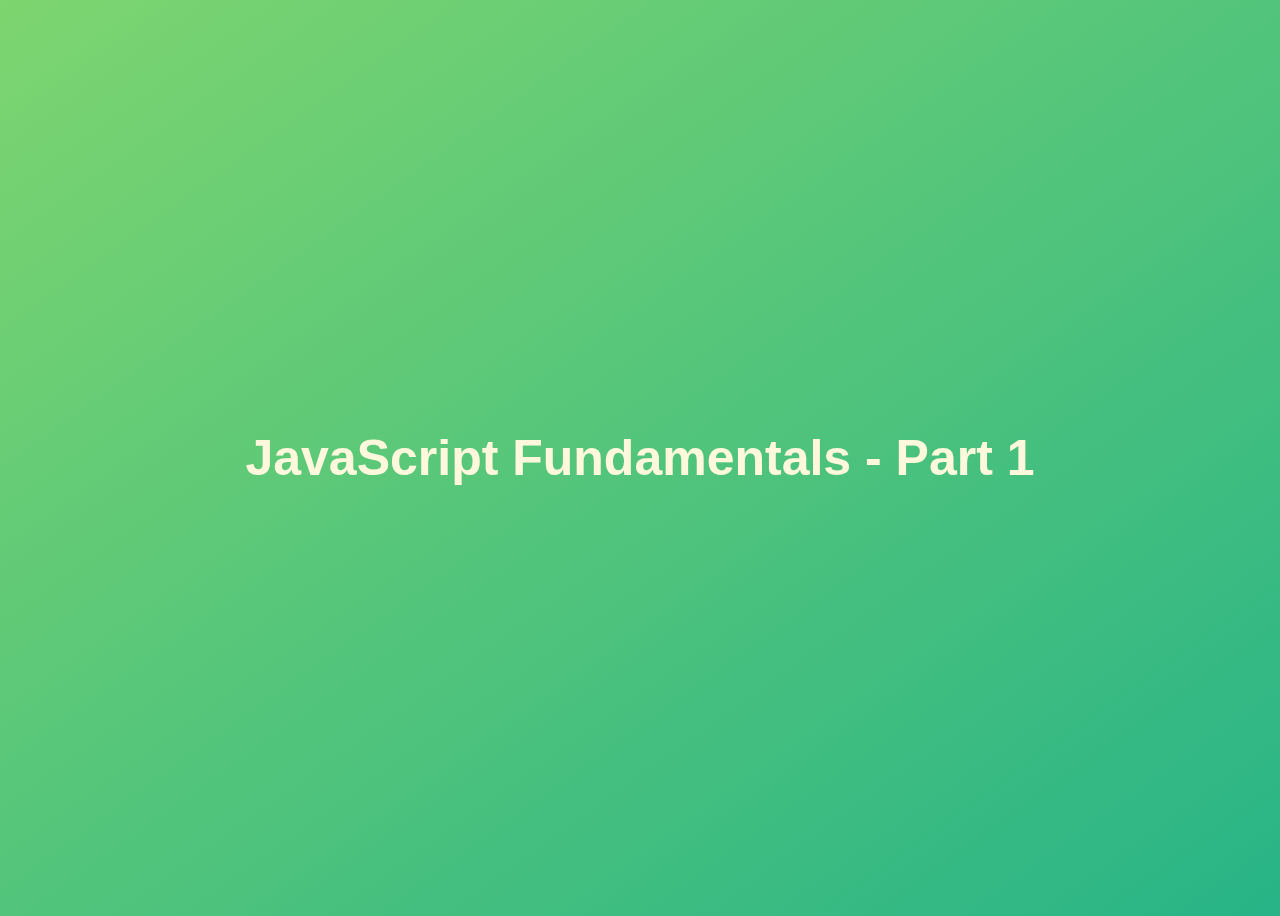
<file: 01-Fundamentals-Part-1/index.html>
<!DOCTYPE html>
<html lang="en">
<head>
    <meta charset="UTF-8">
    <meta http-equiv="X-UA-Compatible" content="IE=edge">
    <meta name="viewport" content="width=device-width, initial-scale=1.0">
    <title>Part-1</title>
    <style>
        body{
            height: 100vh;
            background: linear-gradient(to top left, #28b487, #7dd56f);
            display: flex;
            align-items: center;
        }
        h1{
            font-size: 50px;
            font-family: sans-serif;
            text-align: center;
            color: cornsilk;
            width: 100%;
        }
    </style>
</head>
<body>
    <h1>JavaScript Fundamentals - Part 1</h1>
    <script src="script.js"></script>
</body>
</html>
</file>
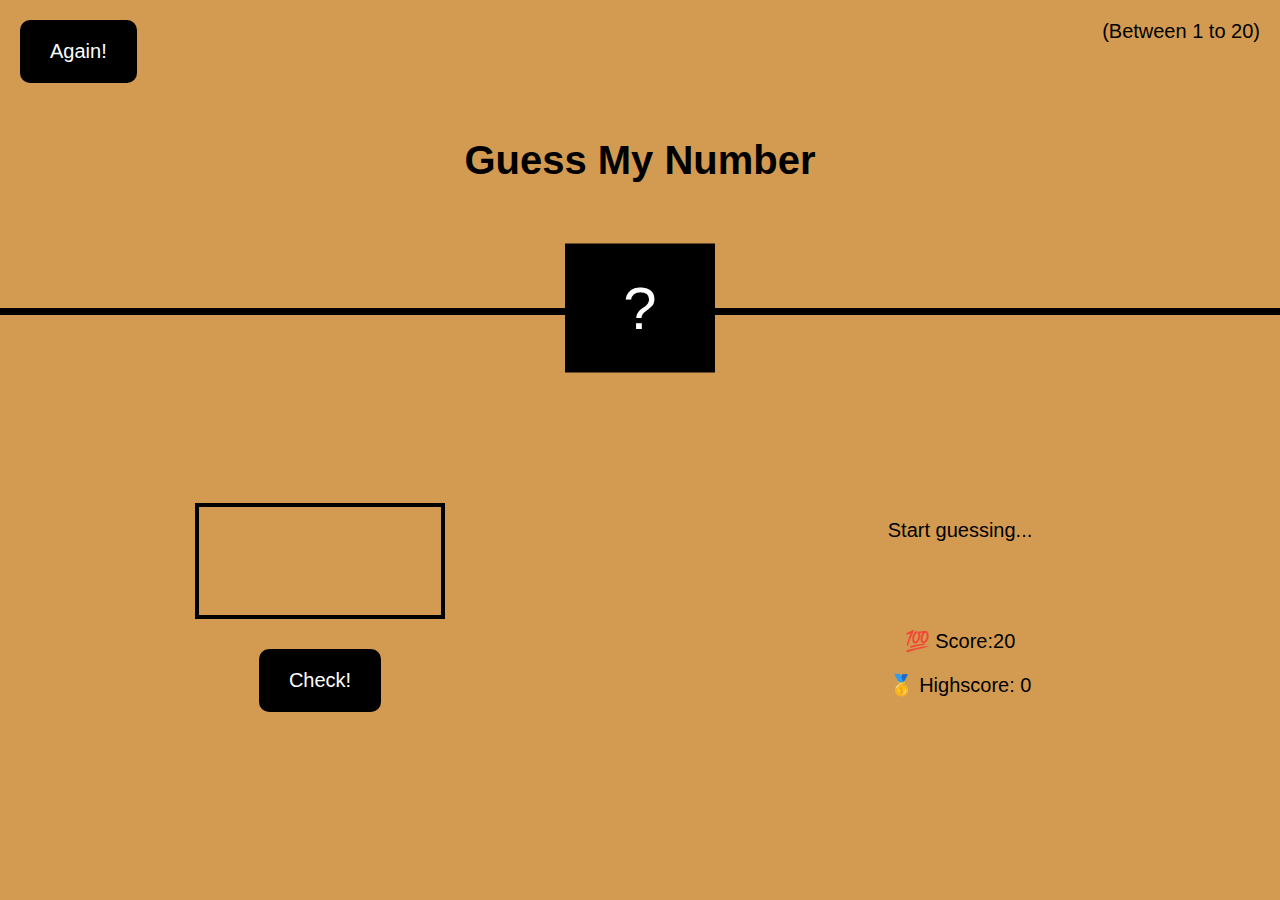
<file: 05-Guess_My_Number/index.html>
<!DOCTYPE html>
<html lang="en">
<head>
    <meta charset="UTF-8">
    <meta http-equiv="X-UA-Compatible" content="IE=edge">
    <meta name="viewport" content="width=device-width, initial-scale=1.0">
    <title>Guess My Number</title>
    <link rel="stylesheet" href="style.css">
</head>
<body>
    <header>
        <button class="btn again">Again!</button>
        <p class="between">(Between 1 to 20)</p>
        <h1>Guess My Number</h1>
        <div class="number">?</div>
    </header>
    <main>
        <section class="left">
            <input type="number" class="guess">
            <button class="btn check">Check!</button>
        </section>
        <section class="right">
            <p class="message">Start guessing...</p>
            <p class="label-score">💯 Score:<span class="score">20</span></p>
            <p class="label-highscore">
              🥇 Highscore: <span class="highscore">0</span>
            </p>
          </section>
    </main>
    <script src="script.js"></script>
</body>
</html>
</file>
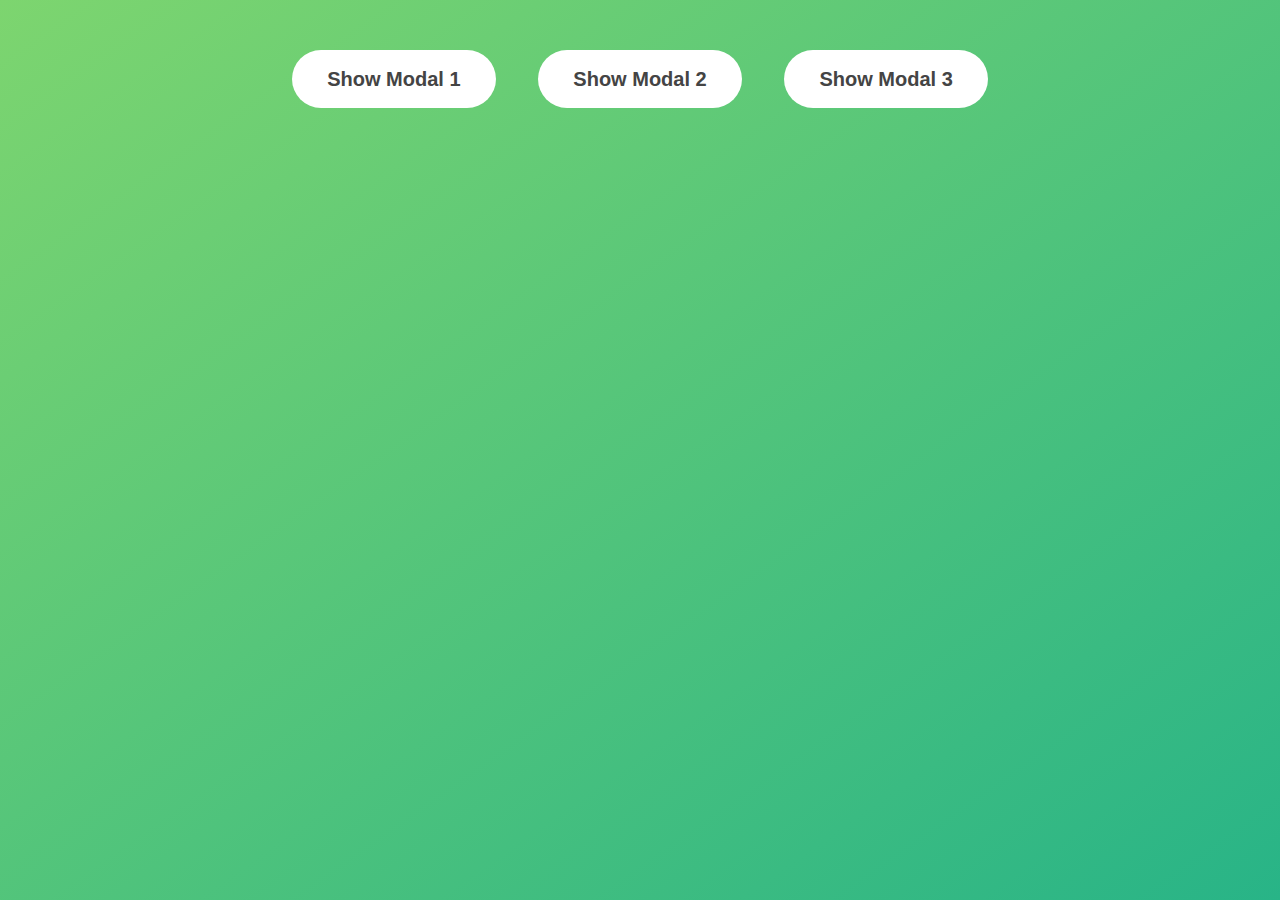
<file: 06-Modal/index.html>
<!DOCTYPE html>
<html lang="en">
<head>
    <meta charset="UTF-8">
    <meta http-equiv="X-UA-Compatible" content="IE=edge">
    <meta name="viewport" content="width=device-width, initial-scale=1.0">
    <title>Modal</title>
    <link rel="stylesheet" href="style.css">
</head>
<body>
    <div class="btn_div"> 
        <button class="btn one">Show Modal 1</button>
        <button class="btn two">Show Modal 2</button>
        <button class="btn three">Show Modal 3</button>
    </div>
    <div class="modal hidden">
        <button class="close-modal">&times;</button>
        <h1 class="h">I'm a modal window 😍</h1>
        <p>
          Lorem ipsum dolor sit amet, consectetur adipisicing elit, sed do eiusmod
          tempor incididunt ut labore et dolore magna aliqua. Ut enim ad minim
          veniam, quis nostrud exercitation ullamco laboris nisi ut aliquip ex ea
          commodo consequat. Duis aute irure dolor in reprehenderit in voluptate
          velit esse cillum dolore eu fugiat nulla pariatur. Excepteur sint
          occaecat cupidatat non proident, sunt in culpa qui officia deserunt
          mollit anim id est laborum.
        </p>
      </div>
      <div class="overlay hidden"></div>
      <script src="script.js"></script>
</body>
</html>
</file>
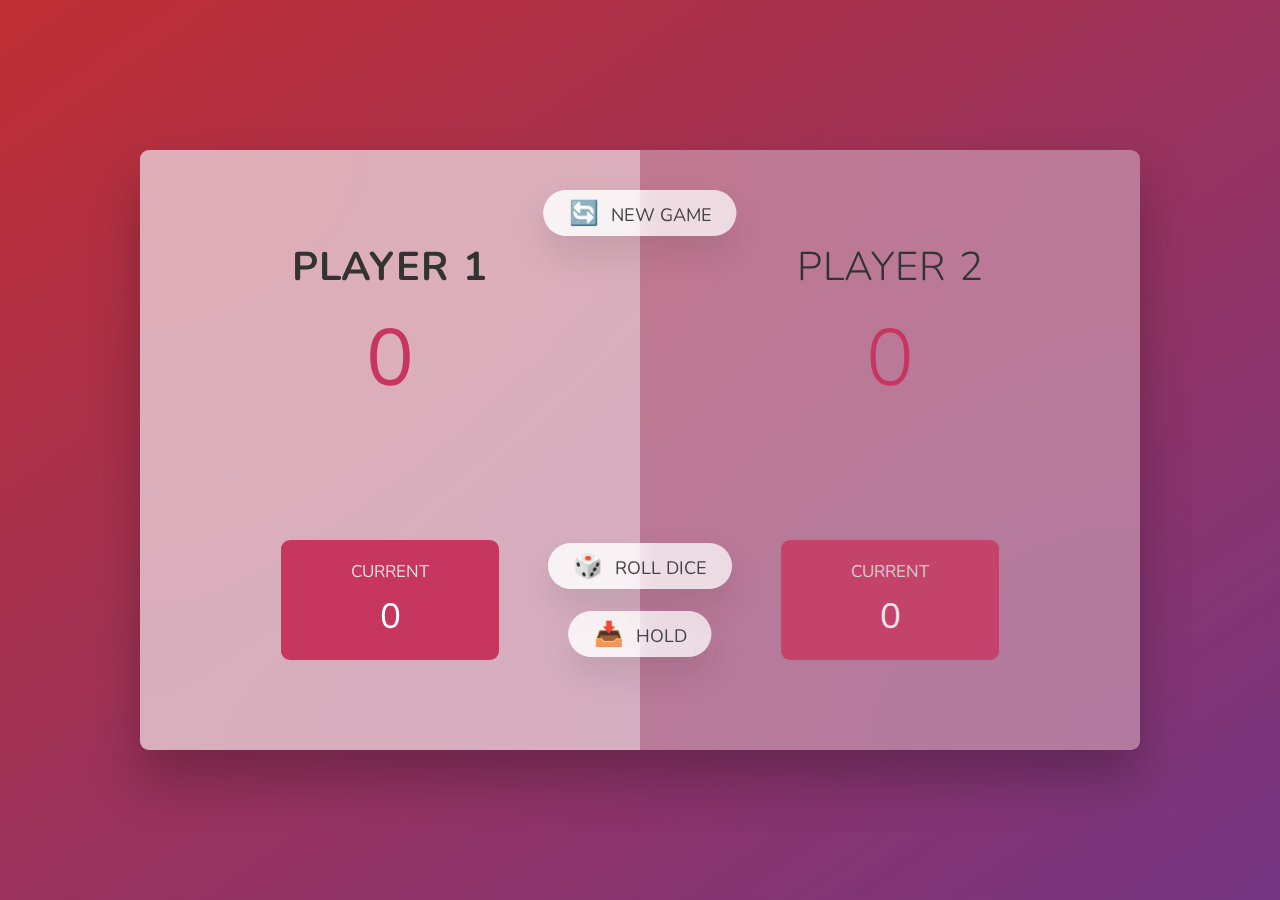
<file: 07-Pig-Game/index.html>
<!DOCTYPE html>
<html lang="en">
  <head>
    <meta charset="UTF-8" />
    <meta name="viewport" content="width=device-width, initial-scale=1.0" />
    <meta http-equiv="X-UA-Compatible" content="ie=edge" />
    <link rel="stylesheet" href="style.css" />
    <title>Pig Game</title>
  </head>
  <body>
    <main>
      <section class="player player--0 player--active">
        <h2 class="name" id="name--0">Player 1</h2>
        <p class="score" id="score--0">0</p>
        <div class="current">
          <p class="current-label">Current</p>
          <p class="current-score" id="current--0">0</p>
        </div>
      </section>
      <section class="player player--1">
        <h2 class="name" id="name--1">Player 2</h2>
        <p class="score" id="score--1">0</p>
        <div class="current">
          <p class="current-label">Current</p>
          <p class="current-score" id="current--1">0</p>
        </div>
      </section>

      <img src="dice-5.png" alt="Playing dice" class="dice hidden" />
      <button class="btn btn--new">🔄 New game</button>
      <button class="btn btn--roll">🎲 Roll dice</button>
      <button class="btn btn--hold">📥 Hold</button>
      
      <!-- <div class="modal hidden">
        <button class="close">&times;</button>
        <p class="winner">CONGRATULATIONS PLAYER <span class="playerNum">0</span></p>
      </div>
      <div class="overlay hidden"></div> -->
    </main>
    <script src="script.js"></script>
  </body>
</html>
</file>
<file: 05-Guess_My_Number/style.css>
* {
    margin: 0;
    padding: 0;
    box-sizing: inherit;
}

html {
    font-size: 62.5%;
    box-sizing: border-box;
}

body {
    font-family: sans-serif;
    color: rgb(0, 0, 0);
    /* background-color: rgb(211, 100, 100); */
    background-color: #d39b51;
}

header {
    position: relative;
    height: 35vh;
    border-bottom: 7px solid black;
  } 
  main {
    height: 65vh;
    display: flex;
    align-items: center;
    justify-content: space-around;
  }
 
  .left {
    width: 52rem;
    display: flex;
    flex-direction: column;
    align-items: center;
  }
   
  .right {
    display: flex;
    flex-direction: column; 
    align-items: center;
    width: 52rem;
    font-size: 2rem;
  }
  
 
  h1 {
    font-size: 4rem;
    text-align: center;
    position: absolute;
    width: 100%;
    top: 52%;
    left: 50%;
    transform: translate(-50%, -50%);
  }

  .number {
    background: black;
    color: white;
    font-size: 6rem;
    width: 15rem;
    padding: 3rem 0rem;
    text-align: center;
    position: absolute;
    bottom: 0;
    left: 50%;
    transform: translate(-50%, 50%);
  }
 
  .between {
    font-size: 2rem;
    position: absolute;
    top: 2rem;
    right: 2rem;
  }
  
  .again {
    position: absolute;
    top: 2rem;
    left: 2rem;
  }
  
  .guess {
    background: none;
    border: 4px solid black;
    font-family: inherit;
    color: inherit;
    font-size: 5rem;
    padding: 2.5rem;
    width: 25rem;
    text-align: center;
    display: block;
    margin-bottom: 3rem;
  }
  
  .btn {
    border: none;
    background-color: black;
    color: white;
    font-size: 2rem;
    font-family: inherit;
    padding: 2rem 3rem;
    cursor: pointer;
    border-radius: 10px;
  }
  
  .btn:hover {
    background-color: #ccc;
    color: black;
  }
  
  .message {
    margin-bottom: 8rem;
    height: 3rem;
  }
  
  .label-score {
    margin-bottom: 2rem;
  }
</file>
<file: 06-Modal/style.css>
* {
    margin: 0;
    padding: 0;
    box-sizing: inherit;
  }
  
  html {
    font-size: 62.5%;
    box-sizing: border-box;
  }
  
  body {
    font-family: sans-serif;
    color: #333;
    line-height: 1.5;
    height: 100vh;
    position: relative;
    display: flex;
    align-items: flex-start;
    justify-content: center;
    background: linear-gradient(to top left, #28b487, #7dd56f);
  }
  
  .btn {
    font-size: 2rem;
    font-weight: 600;
    padding: 1.75rem 3.5rem;
    margin: 5rem 2rem;
    border: none;
    background-color: #fff;
    color: #444;
    border-radius: 10rem;
    cursor: pointer;
  }
  
  .close-modal {
    position: absolute;
    top: 1.2rem;
    right: 2rem;
    font-size: 5rem;
    color: #333;
    cursor: pointer;
    border: none;
    background: none;
  }
  
  h1 {
    font-size: 2.5rem;
    margin-bottom: 2rem;
  }
  
  p {
    font-size: 1.8rem;
  }
  
  /* -------------------------- */
  /* CLASSES TO MAKE MODAL WORK */
  .hidden {
    display: none;
  }
  
  .modal {
    position: absolute;
    top: 50%;
    left: 50%;
    transform: translate(-50%, -50%);
    width: 70%;
  
    background-color: white;
    padding: 6rem;
    border-radius: 5px;
    box-shadow: 0 3rem 5rem rgba(0, 0, 0, 0.3);
    z-index: 10;
  }
  
  .overlay {
    position: absolute;
    /* top: 0;
    left: 0; */
    width: 100%;
    height: 100%;
    background-color: rgba(0, 0, 0, 0.6);
    backdrop-filter: blur(3px);
    z-index: 5;
  }
</file>
<file: 07-Pig-Game/style.css>
@import url('https://fonts.googleapis.com/css2?family=Nunito&display=swap');

*{
    margin: 0;
    padding: 0;
    box-sizing: inherit;
}

html{
    font-size: 62.5%;
    box-sizing: border-box;
}

body {
    font-family: 'Nunito', sans-serif;
    font-weight: 400;
    height: 100vh;
    color: #333;
    background-image: linear-gradient(to top left, #753682 0%, #bf2e34 100%);
    display: flex;
    align-items: center;
    justify-content:center;
}

main {
    position: relative;
    width: 100rem;
    height: 60rem;
    background-color: rgba(255, 255, 255, 0.35);
    backdrop-filter: blur(200px);
    filter: blur();
    box-shadow: 0 3rem 5rem rgba(0, 0, 0, 0.25);
    border-radius: 9px;
    overflow: hidden;
    display: flex;
}

.player {
    flex: 50%;
    padding: 9rem;
    display: flex;
    flex-direction: column;
    align-items: center;
    transition: all 0.75s;
}

.name {
    position: relative;
    font-size: 4rem;
    text-transform: uppercase;
    letter-spacing: 1px;
    word-spacing: 2px;
    font-weight: 300;
    margin-bottom: 1rem;
}

.score {
    font-size: 8rem;
    font-weight: 300;
    color: #c7365f;
    margin-bottom: auto;
}

.player--active {
    background-color: rgba(255, 255, 255, 0.4);
}

.player--active .name {
    font-weight: 700;
}

.player--active .score {
    font-weight: 400;
}

.player--active .current {
    opacity: 1;
}

.current {
    background-color: #c7365f;
    opacity: 0.8;
    border-radius: 9px;
    color: #fff;
    width: 68%;
    padding: 2rem;
    text-align: center;
    transition: all 0.75s;
}

.current-label {
    text-transform: uppercase;
    margin-bottom: 1rem;
    font-size: 1.7rem;
    color: #ddd;
}

.current-score {
    font-size: 3.5rem;
}

.btn {
    position: absolute;
    left: 50%;
    transform: translateX(-50%);
    color: #444;
    background: none;
    border: none;
    font-family: inherit;
    font-size: 1.8rem;
    text-transform: uppercase;
    cursor: pointer;
    font-weight: 400;
    transition: all 0.2s;
  
    background-color: white;
    background-color: rgba(255, 255, 255, 0.6);
    backdrop-filter: blur(10px);
  
    padding: 0.7rem 2.5rem;
    border-radius: 50rem;
    box-shadow: 0 1.75rem 3.5rem rgba(0, 0, 0, 0.1);
}
  
.btn::first-letter {
    font-size: 2.4rem;
    display: inline-block;
    margin-right: 0.7rem;
}
  
.btn--new {
    top: 4rem;
}
.btn--roll {
    top: 39.3rem;
}
.btn--hold {
    top: 46.1rem;
}
  
.btn:active {
    transform: translate(-50%, 3px);
    box-shadow: 0 1rem 2rem rgba(0, 0, 0, 0.15);
}
  
.btn:focus {
    outline: none;
}
  
.dice {
    position: absolute;
    left: 50%;
    top: 16.5rem;
    transform: translateX(-50%);
    height: 10rem;
    box-shadow: 0 2rem 5rem rgba(0, 0, 0, 0.2);
}
  
.player--winner {
    background-color: #2f2f2f;
}
  
.player--winner .name {
    font-weight: 700;
    color: #c7365f;
}

.hidden{
    display: none;
}
/* 
.overlay{
    position: absolute;
    width: 100%;
    height: 100%;
    background-color: rgba(0, 0, 0, 0.6);
    backdrop-filter: blur(3px);
    z-index: 5;
}

.modal {
    position: absolute;
    top: 50%;
    left: 50%;
    transform: translate(-50%, -50%);
    width: 70%;
  
    background-color: white;
    padding: 6rem;
    border-radius: 5px;
    box-shadow: 0 3rem 5rem rgba(0, 0, 0, 0.3);
    z-index: 10;
  }

  .close {
    position: absolute;
    top: 1.2rem;
    right: 2rem;
    font-size: 5rem;
    color: #333;
    cursor: pointer;
    border: none;
    background: none;
  }
  
   */
</file>
